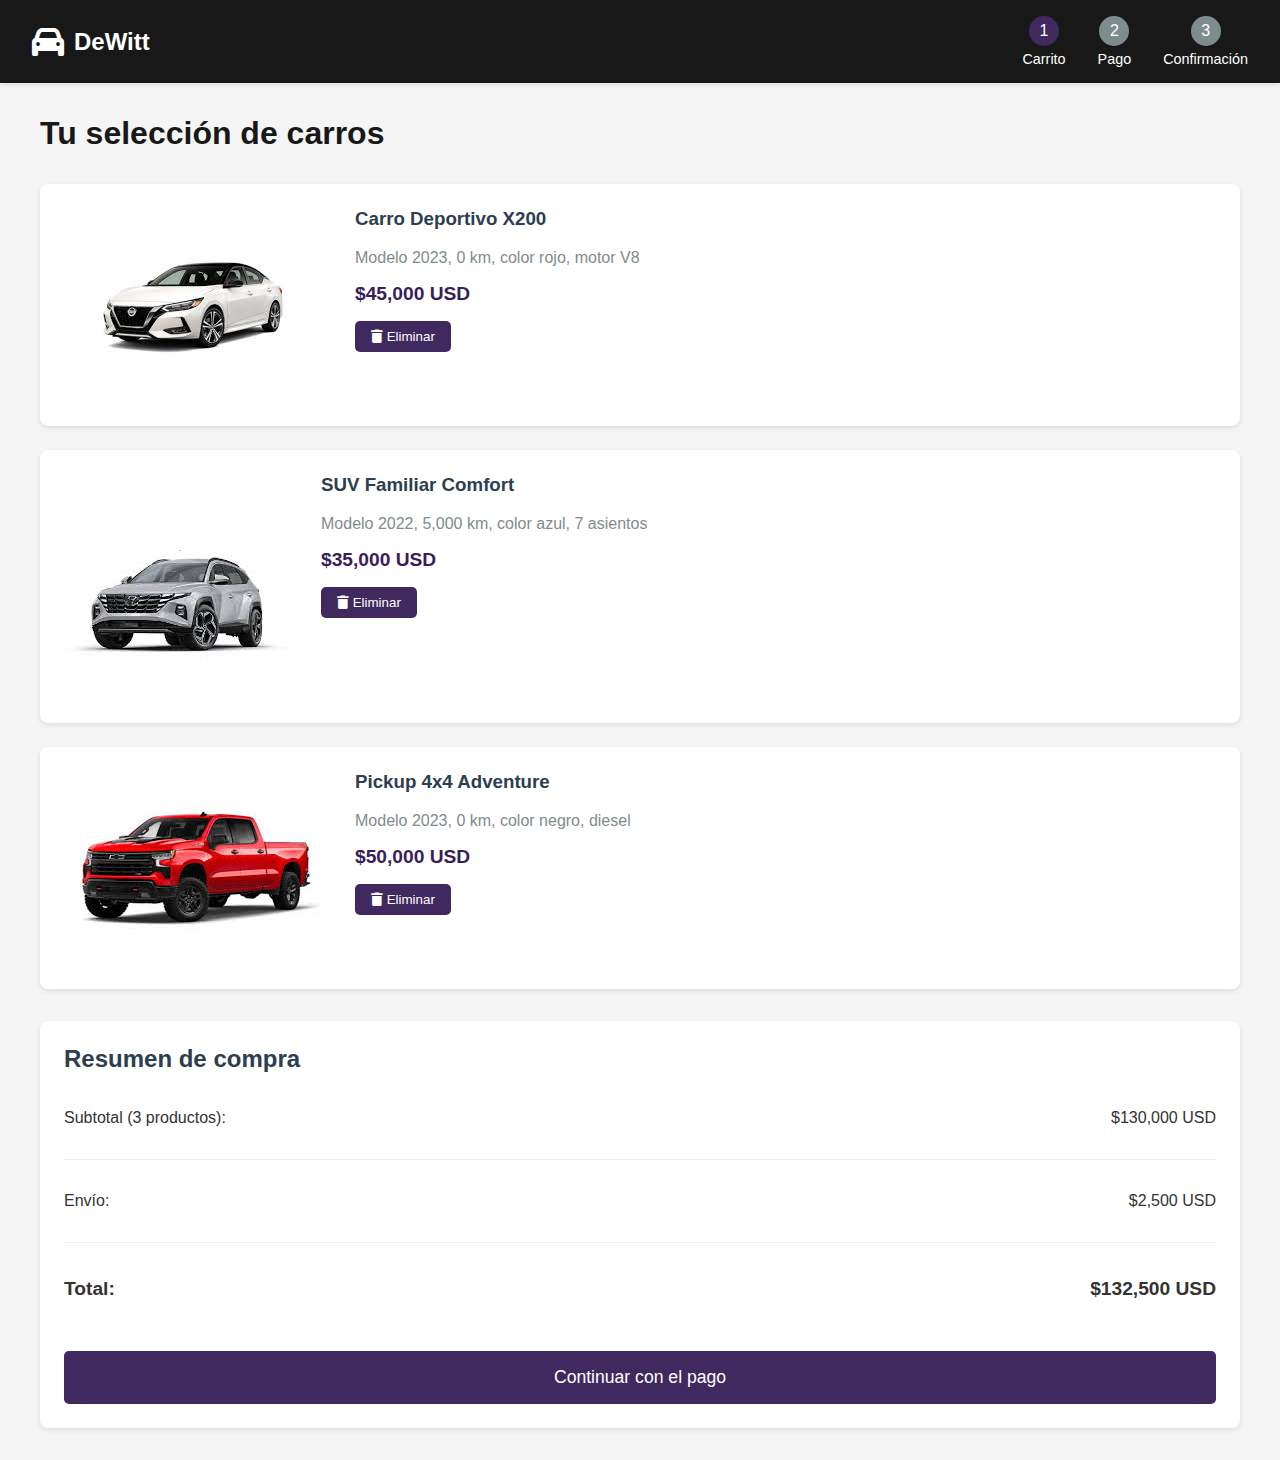
<file: src/templates/payment.html>
<!DOCTYPE html>
<html lang="es">
<head>
    <meta charset="UTF-8">
    <meta name="viewport" content="width=device-width, initial-scale=1.0">
    <title>Venta de Carros - Pago</title>
    <link rel="stylesheet" href="../styles/paymentStyle.css">
    <link rel="stylesheet" href="https://cdnjs.cloudflare.com/ajax/libs/font-awesome/6.0.0-beta3/css/all.min.css">
</head>
<body>
<header class="header">
    <div class="logo">
        <i class="fas fa-car"></i>
        <span>DeWitt</span>
    </div>
    <nav class="steps">
        <div class="step active">
            <span>1</span>
            <p>Carrito</p>
        </div>
        <div class="step">
            <span>2</span>
            <p>Pago</p>
        </div>
        <div class="step">
            <span>3</span>
            <p>Confirmación</p>
        </div>
    </nav>
</header>

<main class="main-content">
    <h1>Tu selección de carros</h1>

    <section class="productos-container">
        <!-- Producto 1 -->
        <article class="producto">
            <img src="../Imagenes/Nissan%20v2.jpg" alt="Carro Deportivo">
            <div class="info">
                <h3>Carro Deportivo X200</h3>
                <p class="descripcion">Modelo 2023, 0 km, color rojo, motor V8</p>
                <p class="precio">$45,000 USD</p>
                <button class="btn-eliminar"><i class="fas fa-trash"></i> Eliminar</button>
            </div>
        </article>

        <!-- Producto 2 -->
        <article class="producto">
            <img src="../Imagenes/Hyunday.jpg" alt="SUV Familiar">
            <div class="info">
                <h3>SUV Familiar Comfort</h3>
                <p class="descripcion">Modelo 2022, 5,000 km, color azul, 7 asientos</p>
                <p class="precio">$35,000 USD</p>
                <button class="btn-eliminar"><i class="fas fa-trash"></i> Eliminar</button>
            </div>
        </article>

        <!-- Producto 3 -->
        <article class="producto">
            <img src="../Imagenes/chevrolet.jpg" alt="Pickup 4x4">
            <div class="info">
                <h3>Pickup 4x4 Adventure</h3>
                <p class="descripcion">Modelo 2023, 0 km, color negro, diesel</p>
                <p class="precio">$50,000 USD</p>
                <button class="btn-eliminar"><i class="fas fa-trash"></i> Eliminar</button>
            </div>
        </article>
    </section>

    <aside class="resumen">
        <h2>Resumen de compra</h2>
        <div class="detalle">
            <p>Subtotal (3 productos):</p>
            <p>$130,000 USD</p>
        </div>
        <div class="detalle">
            <p>Envío:</p>
            <p>$2,500 USD</p>
        </div>
        <div class="detalle total">
            <p>Total:</p>
            <p>$132,500 USD</p>
        </div>
        <button id="btn-pagar" class="btn-pagar">Continuar con el pago</button>
    </aside>
</main>

<div id="modal-pago" class="modal">
    <div class="modal-contenido">
        <button class="cerrar">&times;</button>
        <h2>Selecciona tu método de pago</h2>

        <form class="metodos-pago">
            <fieldset class="metodo">
                <input type="radio" name="metodo-pago" id="tarjeta">
                <label for="tarjeta">
                    <i class="fas fa-credit-card"></i>
                    Tarjeta de crédito/débito
                </label>
            </fieldset>

            <fieldset class="metodo">
                <input type="radio" name="metodo-pago" id="transferencia">
                <label for="transferencia">
                    <i class="fas fa-university"></i>
                    Transferencia bancaria
                </label>
            </fieldset>

            <fieldset class="metodo">
                <input type="radio" name="metodo-pago" id="financiamiento">
                <label for="financiamiento">
                    <i class="fas fa-file-invoice-dollar"></i>
                    Financiamiento
                </label>
            </fieldset>

        </form>

        <button class="btn-pagar">Confirmar pago</button>
    </div>
</div>

<script>
    document.addEventListener('DOMContentLoaded', function() {
        const modal = document.getElementById('modal-pago');
        const btnPagar = document.getElementById('btn-pagar');
        const btnCerrar = document.querySelector('.cerrar');

        btnPagar.addEventListener('click', function() {
            modal.style.display = 'block';
            document.body.style.overflow = 'hidden'; // Evita el scroll cuando el modal está abierto
        });

        btnCerrar.addEventListener('click', function() {
            modal.style.display = 'none';
            document.body.style.overflow = 'auto'; // Restaura el scroll
        });

        // Cerrar modal al hacer clic fuera del contenido
        window.addEventListener('click', function(event) {
            if (event.target === modal) {
                modal.style.display = 'none';
                document.body.style.overflow = 'auto';
            }
        });
    });
</script>
</body>
</html>
</file>
<file: src/styles/paymentStyle.css>
/* Estilos generales */
body {
    font-family: 'Arial', sans-serif;
    margin: 0;
    padding: 0;
    background-color: #f5f5f5;
    color: #333;
}

/* Header */
.header {
    background-color: #181818;
    color: white;
    padding: 1rem 2rem;
    display: flex;
    justify-content: space-between;
    align-items: center;
    box-shadow: 0 2px 5px rgba(0,0,0,0.1);
}

.logo {
    display: flex;
    align-items: center;
    font-size: 1.5rem;
    font-weight: bold;
}

.logo i {
    margin-right: 10px;
    font-size: 2rem;
}

.steps {
    display: flex;
    gap: 2rem;
}

.step {
    display: flex;
    flex-direction: column;
    align-items: center;
}

.step span {
    background-color: #7f8c8d;
    color: white;
    width: 30px;
    height: 30px;
    border-radius: 50%;
    display: flex;
    justify-content: center;
    align-items: center;
    margin-bottom: 5px;
}

.step.active span {
    background-color: #40295e;
}

.step p {
    margin: 0;
    font-size: 0.9rem;
}

/* Contenido principal */
.main-content {
    max-width: 1200px;
    margin: 2rem auto;
    padding: 0 2rem;
}

.main-content h1 {
    color: #181818;
    margin-bottom: 2rem;
}

.productos-container {
    display: flex;
    flex-direction: column;
    gap: 1.5rem;
    margin-bottom: 2rem;
}

.producto {
    background-color: white;
    border-radius: 8px;
    padding: 1.5rem;
    display: flex;
    gap: 2rem;
    box-shadow: 0 2px 5px rgba(0,0,0,0.1);
    transition: all 0.8s ease; /* Transición más lenta para todos los efectos */
}

/* Efecto hover para los productos */
.producto:hover {
    box-shadow: 0 5px 15px rgba(0,0,0,0.2);
    transform: translateY(-2px); /* Levanta ligeramente el elemento */
}


.producto img {
    border-radius: 5px;
    object-fit: cover;
}

.info {
    flex: 1;
}

.info h3 {
    margin-top: 0;
    color: #2c3e50;
}

.descripcion {
    color: #7f8c8d;
    margin: 0.5rem 0;
}

.precio {
    font-weight: bold;
    font-size: 1.2rem;
    color: #381e5a;
    margin: 1rem 0;
}

/* Estilo para el botón eliminar con transición más lenta */
.btn-eliminar {
    background-color: #40295e;
    color: white;
    border: none;
    padding: 0.5rem 1rem;
    border-radius: 5px;
    cursor: pointer;
    transition: background-color 1.0s ease; /* Transición más lenta */
}

.btn-eliminar:hover {
    background-color: #7e5ec3;
    box-shadow: 0 2px 8px rgba(67, 35, 131, 0.3); /* Sombra sutil */
}

/* Resumen de compra */
.resumen {
    background-color: white;
    border-radius: 8px;
    padding: 1.5rem;
    box-shadow: 0 2px 5px rgba(0,0,0,0.1);
    margin-top: 2rem;
}

.resumen h2 {
    margin-top: 0;
    color: #2c3e50;
}

.detalle {
    display: flex;
    justify-content: space-between;
    margin: 1rem 0;
    padding-bottom: 1rem;
    border-bottom: 1px solid #ecf0f1;
}

.detalle.total {
    font-weight: bold;
    font-size: 1.2rem;
    border-bottom: none;
    padding-bottom: 0;
}

.btn-pagar {
    background-color: #40295e;
    color: white;
    border: none;
    padding: 1rem 2rem;
    border-radius: 5px;
    font-size: 1.1rem;
    cursor: pointer;
    width: 100%;
    margin-top: 1rem;
    transition: background-color 1.0s ease; /* Transición más lenta */

}

.btn-pagar:hover {
    background-color: #7e5ec3;
}

/* Modal */
.modal {
    display: none;
    position: fixed;
    z-index: 1;
    left: 0;
    top: 0;
    width: 100%;
    height: 100%;
    background-color: rgba(0,0,0,0.5);
}

.modal-contenido {
    background-color: white;
    margin: 10% auto;
    padding: 2rem;
    border-radius: 8px;
    width: 50%;
    max-width: 600px;
    box-shadow: 0 4px 8px rgba(0,0,0,0.1);
    position: relative;
}

/* Estilo para el botón de cerrar (X) */
.cerrar {
    position: absolute;
    right: 20px;
    top: 20px;
    width: 30px;
    height: 30px;
    background: none;
    border: none;
    cursor: pointer;
    padding: 0;
    font-size: 24px;
    color: #40295e;
    transition: color 0.3s ease;
    display: flex;
    align-items: center;
    justify-content: center;
    line-height: 1;
}

/* Efecto hover */
.cerrar:hover {
    color: #40295e;
}

.cerrar:focus {
    outline: none;
}

.cerrar::before {
    font-family: Arial, sans-serif;
    font-weight: 300;
}

.modal h2 {
    margin-top: 0;
    color: #181818;
}

/* Oculta el radio button por defecto */
.metodos-pago input[type="radio"] {
    display: none;
}

/* Estilo personalizado para el radio button */
.metodos-pago input[type="radio"] + label::before {
    content: "";
    display: inline-block;
    width: 18px;
    height: 18px;
    margin-right: 10px;
    border: 2px solid #7f8c8d;
    border-radius: 50%;
    vertical-align: middle;
    transition: all 0.3s ease;
}

/* Estilo cuando está seleccionado */
.metodos-pago input[type="radio"]:checked + label::before {
    background-color: #40295e; /* Color del círculo seleccionado */
    border-color: #381e5a; /* Color del borde */
    box-shadow: inset 0 0 0 3px white; /* Círculo interno blanco */
}

.metodos-pago label {
    display: flex;
    align-items: center;
    padding: 12px 15px;
    cursor: pointer;
}

.metodos-pago label i {
    margin-right: 10px;
    font-size: 1.2rem;
    color: #181818;
}

.metodo {
    margin-bottom: 1rem;
    padding: 1rem;
    border: 1px solid #ecf0f1;
    border-radius: 5px;
    display: flex;
    align-items: center;
}

.metodo:hover {
    background-color: #f8f9fa;
}

.metodo input {
    margin-right: 1rem;
}

.metodo label {
    display: flex;
    align-items: center;
    cursor: pointer;
    flex: 1;
}

.metodo i {
    margin-right: 10px;
    font-size: 1.2rem;
    color: #181818;
}

/* Responsive */
@media (max-width: 768px) {
    .header {
        flex-direction: column;
        padding: 1rem;
    }

    .steps {
        margin-top: 1rem;
        gap: 1rem;
    }

    .producto {
        flex-direction: column;
        gap: 1rem;
    }

    .producto img {
        width: 100%;
        height: auto;
    }

    .modal-contenido {
        width: 90%;
        margin: 20% auto;
    }

    /* Estilos para el modal compatible */
    .modal {
        display: none;
        position: fixed;
        z-index: 1000;
        left: 0;
        top: 0;
        width: 100%;
        height: 100%;
        background-color: rgba(0,0,0,0.5);
    }

    .modal-contenido {
        background-color: white;
        margin: 10% auto;
        padding: 2rem;
        border-radius: 8px;
        width: 50%;
        max-width: 600px;
        box-shadow: 0 4px 8px rgba(0,0,0,0.1);
        position: relative;
    }

    .cerrar {
        position: absolute;
        right: 1rem;
        top: 1rem;
        font-size: 1.5rem;
        cursor: pointer;
        color: #7f8c8d;
        background: none;
        border: none;
        padding: 0;
    }

    .cerrar:hover {
        color: #333;
    }
}
</file>
